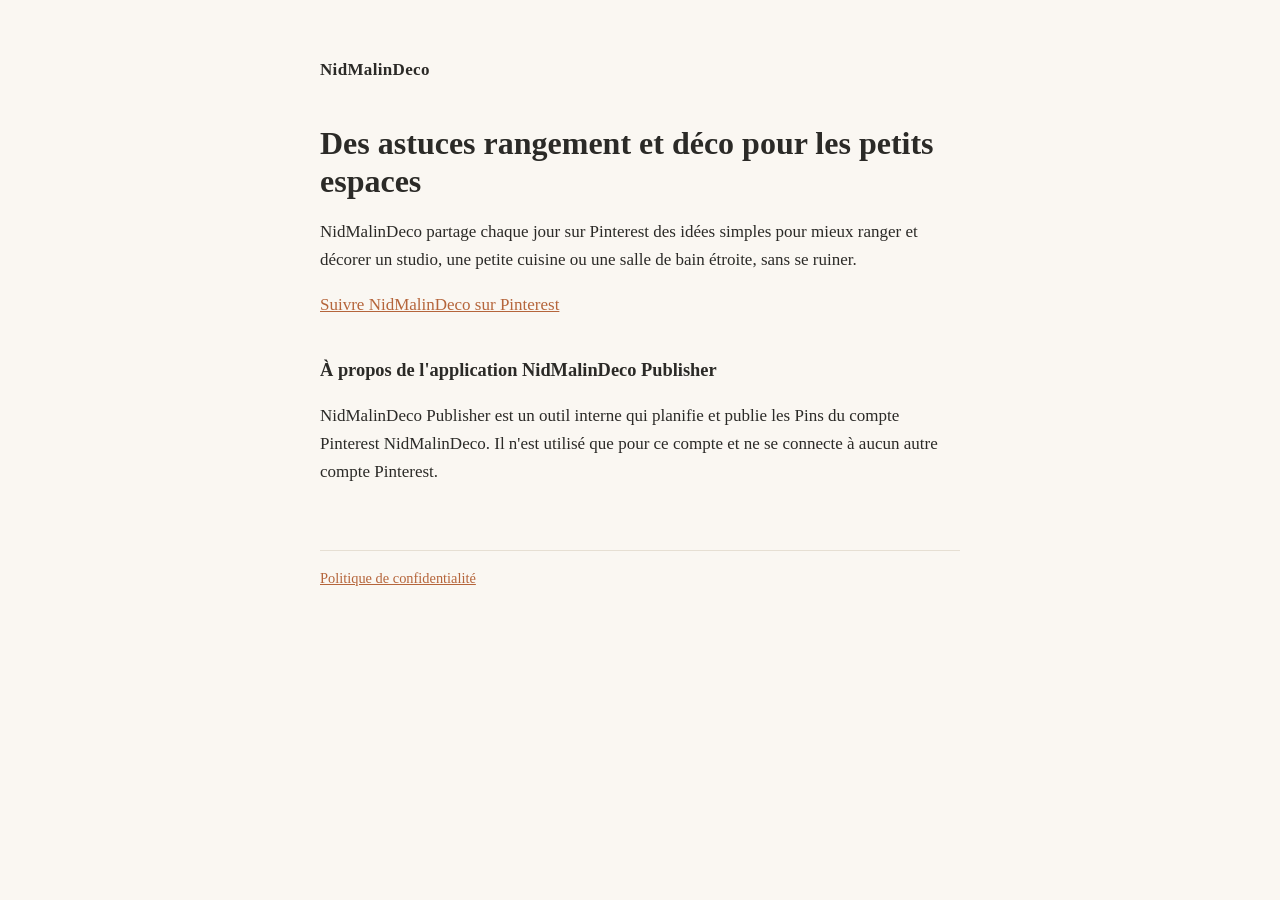
<file: index.html>
<!doctype html><html lang="fr"><head><meta charset="utf-8"><meta name="viewport" content="width=device-width,initial-scale=1">
<title>NidMalinDeco — astuces rangement et déco pour petits espaces</title>
<meta name="description" content="NidMalinDeco partage sur Pinterest des astuces de rangement et de décoration malines pour petits espaces et petits budgets.">
<link rel="stylesheet" href="style.css"></head><body><main>
<header><a href="index.html">NidMalinDeco</a></header>
<h1>Des astuces rangement et déco pour les petits espaces</h1>
<p>NidMalinDeco partage chaque jour sur Pinterest des idées simples pour mieux ranger et décorer un studio, une petite cuisine ou une salle de bain étroite, sans se ruiner.</p>
<p><a href="https://fr.pinterest.com/NidMalinDeco/">Suivre NidMalinDeco sur Pinterest</a></p>
<h2>À propos de l'application NidMalinDeco Publisher</h2>
<p>NidMalinDeco Publisher est un outil interne qui planifie et publie les Pins du compte Pinterest NidMalinDeco. Il n'est utilisé que pour ce compte et ne se connecte à aucun autre compte Pinterest.</p>
<footer><a href="confidentialite.html">Politique de confidentialité</a></footer>
</main></body></html>
</file>
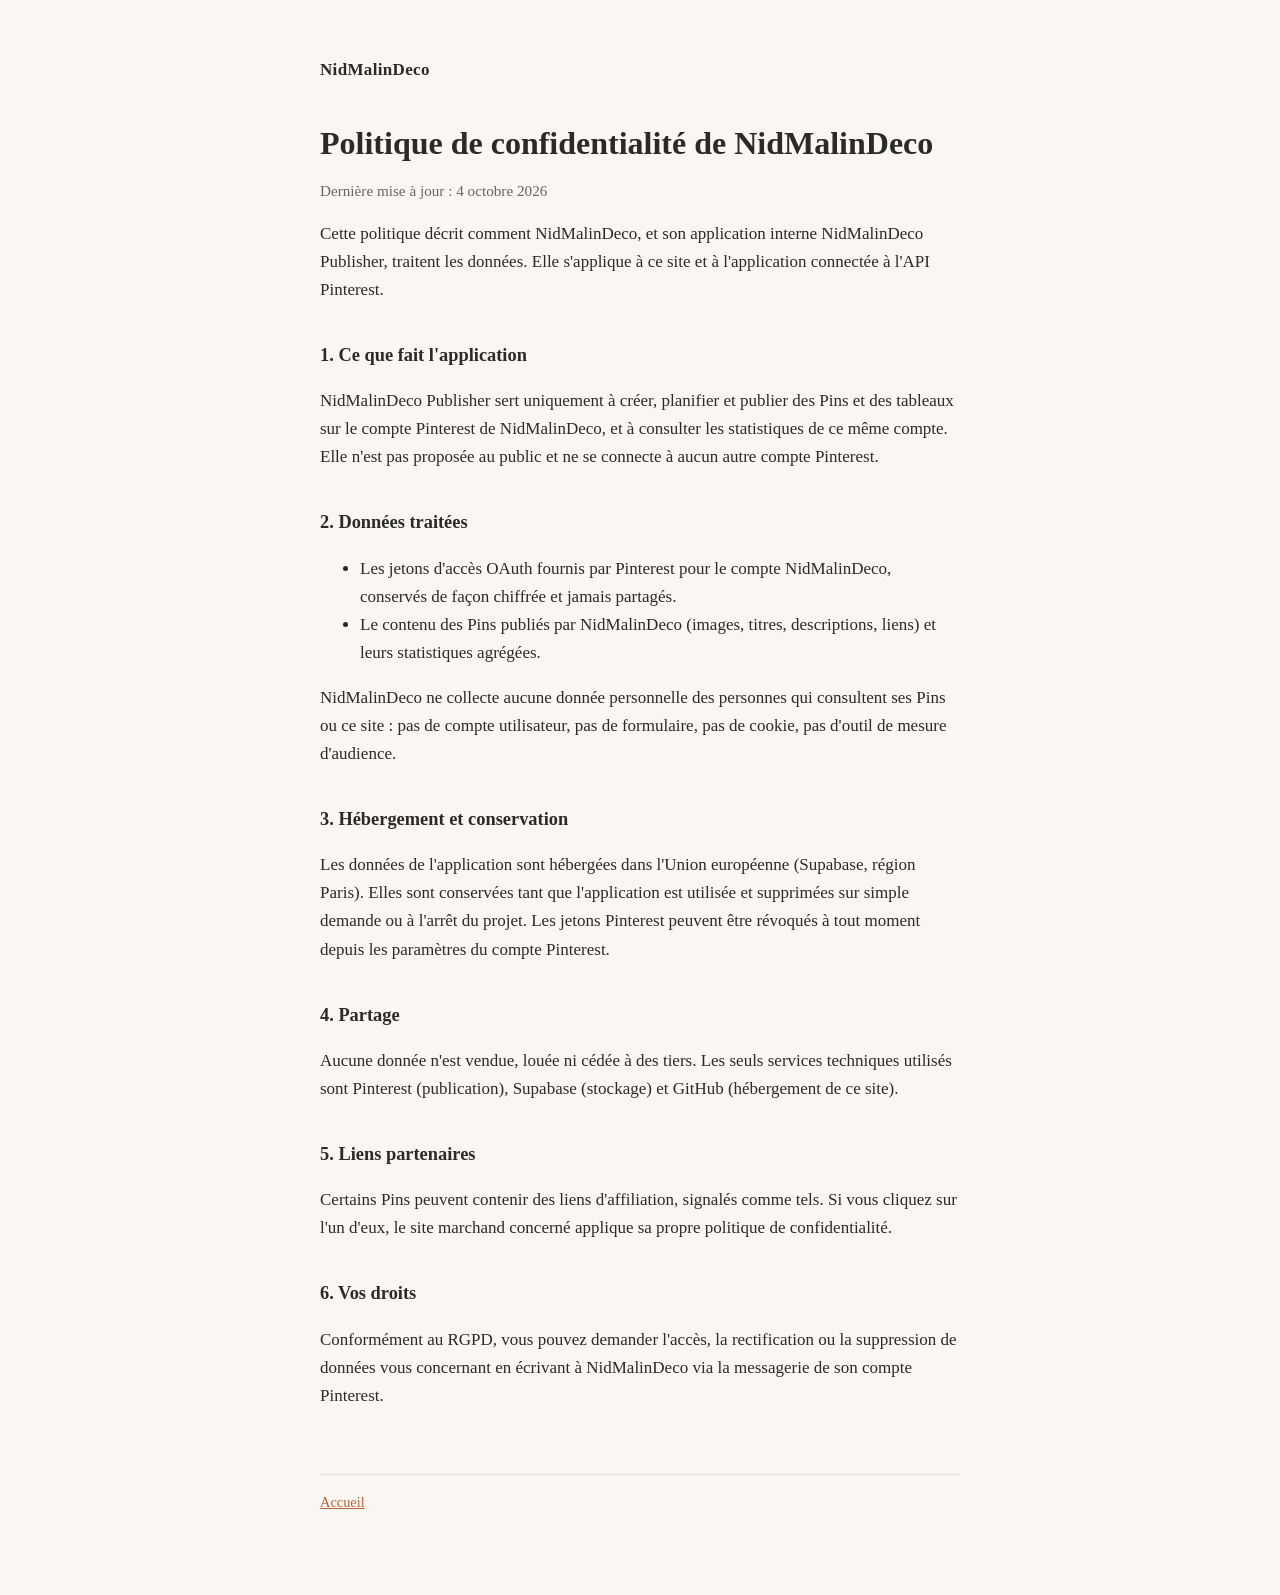
<file: confidentialite.html>
<!doctype html><html lang="fr"><head><meta charset="utf-8"><meta name="viewport" content="width=device-width,initial-scale=1">
<title>Politique de confidentialité — NidMalinDeco</title>
<link rel="stylesheet" href="style.css"></head><body><main>
<header><a href="index.html">NidMalinDeco</a></header>
<h1>Politique de confidentialité de NidMalinDeco</h1>
<p class="muted">Dernière mise à jour : 4 octobre 2026</p>
<p>Cette politique décrit comment NidMalinDeco, et son application interne NidMalinDeco Publisher, traitent les données. Elle s'applique à ce site et à l'application connectée à l'API Pinterest.</p>
<h2>1. Ce que fait l'application</h2>
<p>NidMalinDeco Publisher sert uniquement à créer, planifier et publier des Pins et des tableaux sur le compte Pinterest de NidMalinDeco, et à consulter les statistiques de ce même compte. Elle n'est pas proposée au public et ne se connecte à aucun autre compte Pinterest.</p>
<h2>2. Données traitées</h2>
<ul>
<li>Les jetons d'accès OAuth fournis par Pinterest pour le compte NidMalinDeco, conservés de façon chiffrée et jamais partagés.</li>
<li>Le contenu des Pins publiés par NidMalinDeco (images, titres, descriptions, liens) et leurs statistiques agrégées.</li>
</ul>
<p>NidMalinDeco ne collecte aucune donnée personnelle des personnes qui consultent ses Pins ou ce site : pas de compte utilisateur, pas de formulaire, pas de cookie, pas d'outil de mesure d'audience.</p>
<h2>3. Hébergement et conservation</h2>
<p>Les données de l'application sont hébergées dans l'Union européenne (Supabase, région Paris). Elles sont conservées tant que l'application est utilisée et supprimées sur simple demande ou à l'arrêt du projet. Les jetons Pinterest peuvent être révoqués à tout moment depuis les paramètres du compte Pinterest.</p>
<h2>4. Partage</h2>
<p>Aucune donnée n'est vendue, louée ni cédée à des tiers. Les seuls services techniques utilisés sont Pinterest (publication), Supabase (stockage) et GitHub (hébergement de ce site).</p>
<h2>5. Liens partenaires</h2>
<p>Certains Pins peuvent contenir des liens d'affiliation, signalés comme tels. Si vous cliquez sur l'un d'eux, le site marchand concerné applique sa propre politique de confidentialité.</p>
<h2>6. Vos droits</h2>
<p>Conformément au RGPD, vous pouvez demander l'accès, la rectification ou la suppression de données vous concernant en écrivant à NidMalinDeco via la messagerie de son compte Pinterest.</p>
<footer><a href="index.html">Accueil</a></footer>
</main></body></html>
</file>
<file: style.css>
:root{--bg:#faf7f2;--ink:#2b2a27;--muted:#6b665d;--accent:#b5653b;--line:#e6dfd3}
*{box-sizing:border-box}body{margin:0;background:var(--bg);color:var(--ink);font:17px/1.65 Georgia,"Times New Roman",serif}
main{max-width:680px;margin:0 auto;padding:56px 20px 80px}
header a{color:var(--ink);text-decoration:none;font-weight:700;letter-spacing:.02em}
h1{font-size:2rem;line-height:1.2;margin:40px 0 8px}h2{font-size:1.15rem;margin:36px 0 6px}
p,li{color:var(--ink)}.muted{color:var(--muted);font-size:.95rem}
a{color:var(--accent)}footer{margin-top:64px;padding-top:16px;border-top:1px solid var(--line);font-size:.9rem;color:var(--muted)}
footer a{margin-right:16px}
</file>
